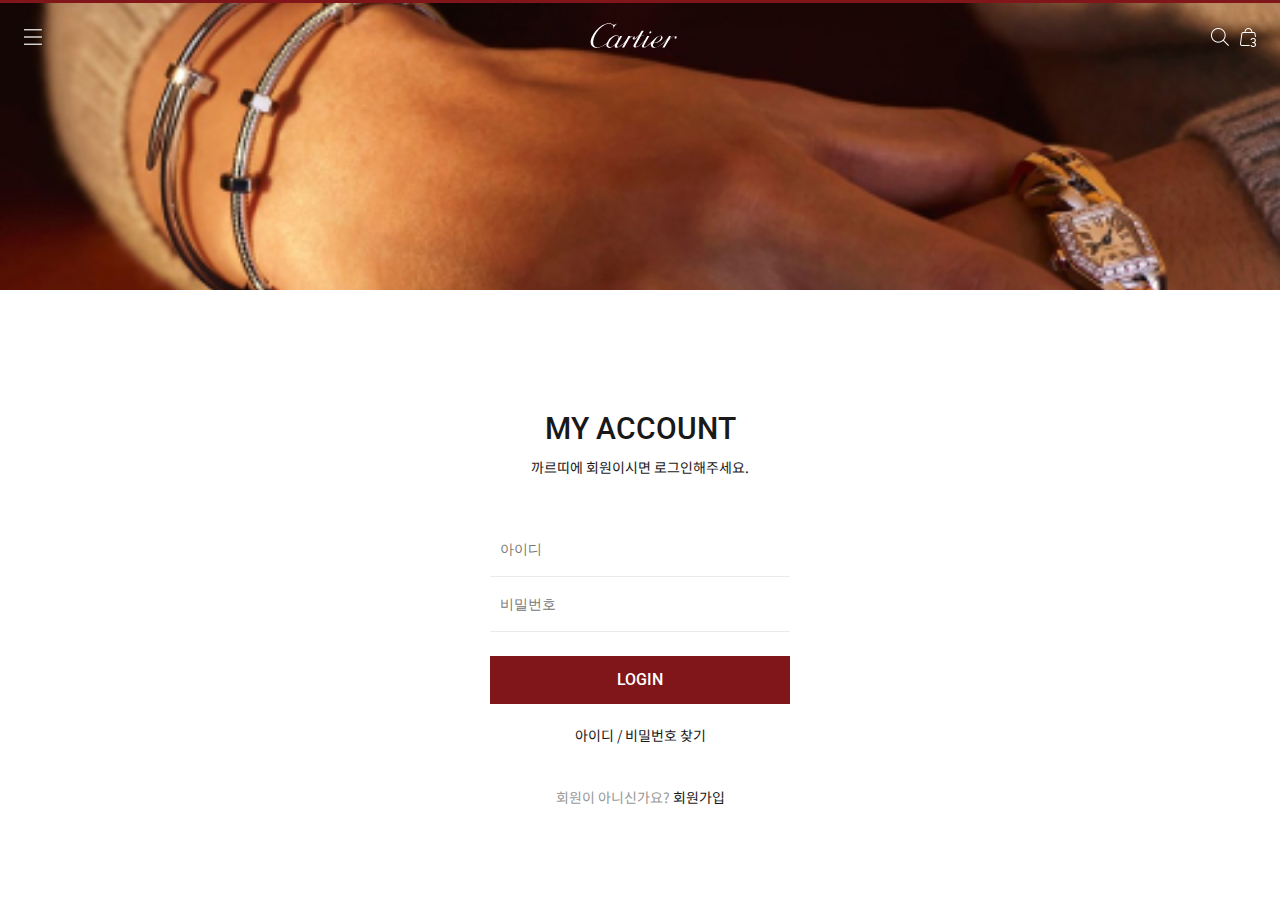
<file: mobile/login.html>
<!DOCTYPE html>
<html lang="en">

<head>
  <meta charset="UTF-8">
  <meta http-equiv="X-UA-Compatible" content="IE=edge">
  <meta name="viewport" content="width=device-width, initial-scale=1.0">
  <title>Cartier</title>

  <link rel="apple-touch-icon" sizes="57x57" href="./image/favicon/apple-icon-57x57.png">
  <link rel="apple-touch-icon" sizes="60x60" href="./image/favicon/apple-icon-60x60.png">
  <link rel="apple-touch-icon" sizes="72x72" href="./image/favicon/apple-icon-72x72.png">
  <link rel="apple-touch-icon" sizes="76x76" href="./image/favicon/apple-icon-76x76.png">
  <link rel="apple-touch-icon" sizes="114x114" href="./image/favicon/apple-icon-114x114.png">
  <link rel="apple-touch-icon" sizes="120x120" href="./image/favicon/apple-icon-120x120.png">
  <link rel="apple-touch-icon" sizes="144x144" href="./image/favicon/apple-icon-144x144.png">
  <link rel="apple-touch-icon" sizes="152x152" href="./image/favicon/apple-icon-152x152.png">
  <link rel="apple-touch-icon" sizes="180x180" href="./image/favicon/apple-icon-180x180.png">
  <link rel="icon" type="image/png" sizes="192x192" href="./image/favicon/android-icon-192x192.png">
  <link rel="icon" type="image/png" sizes="32x32" href="./image/favicon/favicon-32x32.png">
  <link rel="icon" type="image/png" sizes="96x96" href="./image/favicon/favicon-96x96.png">
  <link rel="icon" type="image/png" sizes="16x16" href="./image/favicon/favicon-16x16.png">
  <link rel="manifest" href="./image/favicon/manifest.json">
  <meta name="msapplication-TileColor" content="#ffffff">
  <meta name="msapplication-TileImage" content="./image/favicon/ms-icon-144x144.png">
  <meta name="theme-color" content="#ffffff">

  <link rel="stylesheet" href="css/main.css">

  <script src="https://code.jquery.com/jquery-3.6.0.min.js"
    integrity="sha256-/xUj+3OJU5yExlq6GSYGSHk7tPXikynS7ogEvDej/m4=" crossorigin="anonymous"></script>
  <script defer src="js/jquery.cookie.js"></script>
  <script defer src="js/main.js"></script>

</head>

<body>
  <header>
    <div class="login_header header_top d_flex d_aic">
      <button class="sprite menu_btn">menu</button>
      <h1 class="logo"><a href="./index.html">Logo</a></h1>
      <ul class="d_flex">
        <li><button class="sprite search">search</button></li>
        <li><a href="#" class="sprite cart" data-cart="3">cart</a></li>
      </ul>
    </div>
    <div>
      <form action="#" method="GET" class=" search_form d_flex d_aic d_jcc">
        <div class="d_flex d_aic">
          <label for="search" class="hidden">search</label>
          <input type="search" name="search" id="search" placeholder="검색어를 입력하세요.">
          <button>search</button>
        </div>
      </form>
    </div>
  </header>
  <section class="shopping_bag d_flex d_jcsb">
    <div class="header_top d_flex d_aic">
      <h2 class="sub_tt">shopping bag</h2>
      <button class="sprite close">close</button>
    </div>
    <!-- <div class="d_flex d_jcsb"> -->
    <form class="d_flex">
      <p class="cart_num"> 4 Items </p>
      <fieldset>
        <div class="field d_flex d_aic line">
          <image src="./image/category_2.jpg" alt="">
          <div class="cart_info d_flex d_jcsb">
            <h3 class="categorie_tt">LOVE WEDDING BAND</h3>
            <h4 class="color_tt">reose gold</h4>
            <div class="option">
              <div class="size d_flex d_aic d_jcsb">
                <span class="size_option">size</span>
                <p class="d_flex d_aic">
                  <span class="number">9</span>
                </p>
              </div>
              
              <div class="qty d_flex d_aic d_jcsb">
                <span class="price">￦1,470,000</span>
                <p class="d_flex d_aic">
                <span class="sprite minus">minus</span>
                <span class="number">1</span>
                <span class="sprite plus">plus</span>
                </p>
              </div>
            </div>
            <span class="sprite close"></span>
          </div>
        </div>
        <div class="field d_flex d_aic line">
          <image src="./image/category_5.jpg" alt="">
          <div class="cart_info d_flex d_jcsb">
            <h3 class="categorie_tt">Juste un Clou
              earrings</h3>
            <h4 class="color_tt">yellow gold</h4>
            <div class="option">
              <div class="qty d_flex d_aic d_jcsb">
                <span class="price">￦3,610,000</span>
                <p class="d_flex d_aic">
                  <span class="sprite minus">minus</span>
                  <span class="number">1</span>
                  <span class="sprite plus">plus</span>
                </p>
              </div>
            </div>
            <span class="sprite close"></span>
          </div>
        </div>
        <div class="field d_flex d_aic line">
          <image src="./image/category_7.jpg" alt="">
          <div class="cart_info d_flex d_jcsb">
            <h3 class="categorie_tt">Juste un Clou
              bracelet</h3>
            <h4 class="color_tt">reose gold, diamonds</h4>
            <div class="option">
              <div class="size d_flex d_aic d_jcsb">
                <span class="size_option">size</span>
                <p class="d_flex d_aic">
                  <span class="number">16</span>
                </p>
              </div>
              <div class="qty d_flex d_aic d_jcsb">
                <span class="price">￦8,700,000</span>
                <p class="d_flex d_aic">
                  <span class="sprite minus">minus</span>
                  <span class="number">1</span>
                  <span class="sprite plus">plus</span>
                </p>
              </div>
            </div>
            <span class="sprite close"></span>
          </div>
        </div>
        <div class="field d_flex d_aic line">
          <image src="./image/category_12.jpg" alt="">
          <div class="cart_info d_flex d_jcsb">
            <h3 class="categorie_tt">Clash de Cartier
              necklace</h3>
            <h4 class="color_tt">reose gold</h4>
            <div class="option">                    
              <div class="qty d_flex d_aic d_jcsb">
                <span class="price">￦3,140,000</span>
                <p class="d_flex d_aic">
                  <span class="sprite minus">minus</span>
                  <span class="number">1</span>
                  <span class="sprite plus">plus</span>
                </p>
              </div>
            </div>
            <span class="sprite close"></span>
          </div>
        </div>
        <div class="field d_flex d_aic line">
          <image src="./image/category_10.jpg" alt="">
          <div class="cart_info d_flex d_jcsb">
            <h3 class="categorie_tt">LOVE necklace</h3>
            <h4 class="color_tt">white gold</h4>
            <div class="option">
              <div class="qty d_flex d_aic d_jcsb">
                <span class="price">￦3,190,000</span>
                <p class="d_flex d_aic">
                  <span class="sprite minus">minus</span>
                  <span class="number">1</span>
                  <span class="sprite plus">plus</span>
                </p>              </div>
            </div>
            <span class="sprite close"></span>
          </div>
        </div>
      </fieldset>
      <div class="total">
        <div class="d_flex d_aic d_jcsb">
          <h4>배송비</h4>
          <h5>0</h5>
        </div>
        <div class="total_price d_flex d_aic d_jcsb">
          <h4>합계(부가세 포함)</h4>
          <h5>￦20,160,000</h5>
        </div>
      </div>
    </form>
    <button class="cart_btn big_btn">check out</button>
    <!-- </div> -->
  </section>
  <main class="login d_flex d_jcsb">
    <section>
      <h2 class="hidden">main_slide</h2>
      <div class="login_banner">login banner</div>
      <!-- <image class="login_banner" src="./image/login.jpg" alt="login"> -->
    </section>

    <section class="tac d_flex d_jcsb logn_info container">
      <div class="account">
        <h2 class="login_tt">MY ACCOUNT</h2>
        <h3 class="login_desc">까르띠에 회원이시면 로그인해주세요.</h3>
      </div>
      <form action="#" method="post" class="signform">
        <fieldset>
          <legend class="hidden">Login form</legend>
          <p class="field">
            <label for="userid" class="hidden">아이디</label>
            <input type="text" id="userid" placeholder="아이디" data-text="userid" required>
          </p>
          <p class="field">
            <label for="userpw" class="hidden">비밀번호</label>
            <input type="password" id="userpw" placeholder="비밀번호" data-text="Password" required>
          </p>
        </fieldset>
        <button class="big_btn">login</button>
        <div class="login_find"><a href="#">아이디 &#47; 비밀번호 찾기</a></div>
      </form>
      <div class="login_find">회원이 아니신가요? <a href="./signup.html">회원가입</a></div>
    </section>

  </main>
  <aside class="d_flex d_jcsb">
    <div class="header_top d_flex d_aic">
      <h2 class="logo"><a href="./index.html">Logo</a></h2>
      <button class="sprite close">close</button>
    </div>
    <ul class="aside_category">
      <li>주얼리 <span class="sprite plus">plus</span>
        <ul>
          <li><a href="./category.html">모두보기</a></li>
          <li><a href="#">반지</a></li>
          <li><a href="#">팔찌</a></li>
          <li><a href="#">목걸이</a></li>
          <li><a href="#">귀걸이</a></li>
        </ul>
      </li>
      <li>시계 <span class="sprite plus">plus</span>
        <ul>
          <li><a href="#">모두보기</a></li>
          <li><a href="#">여성용</a></li>
          <li><a href="#">남성용</a></li>
        </ul>
      </li>
      <li>웨딩 &amp; 다이아몬드링 <span class="sprite plus">plus</span>
        <ul>
          <li><a href="#">모두보기</a></li>
          <li><a href="#">여성용</a></li>
          <li><a href="#">남성용</a></li>
        </ul>
      </li>
      <li>라이프스타일 <span class="sprite plus">plus</span>
        <ul>
          <li><a href="#">패션 액세서리</a></li>
          <li><a href="#">향수</a></li>
          <li><a href="#">안경</a></li>
        </ul>
      </li>
      <li>가방 &amp; 가죽소품 <span class="sprite plus">plus</span>
        <ul>
          <li><a href="#">여성 가방</a></li>
          <li><a href="#">남성 가방</a></li>
          <li><a href="#">지갑</a></li>
          <li><a href="#">벨트</a></li>
        </ul>
      </li>
    </ul>
    <div class="aside_category_bottom">
      <ul class="aside_quick_links">
        <li class="d_flex d_aic"><span class="sprite mypage">mypage</span><a href="./login.html">마이페이지</a></li>
        <li class="d_flex d_aic"><span class="sprite whish">whish</span><a href="#">위시리스트</a></li>
        <li class="d_flex d_aic"><span class="sprite service">service</span><a href="#">서비스</a></li>
        <li class="d_flex d_aic"><span class="sprite store">store</span><a href="#">매장찾기</a></li>
        <li class="d_flex d_aic"><span class="sprite call">call</span><a href="#">고객 센터 +82 1566 7277</a></li>
      </ul>
    </div>
  </aside>
  <div class="sprite top">TOP</div>

</body>

</html>
</file>
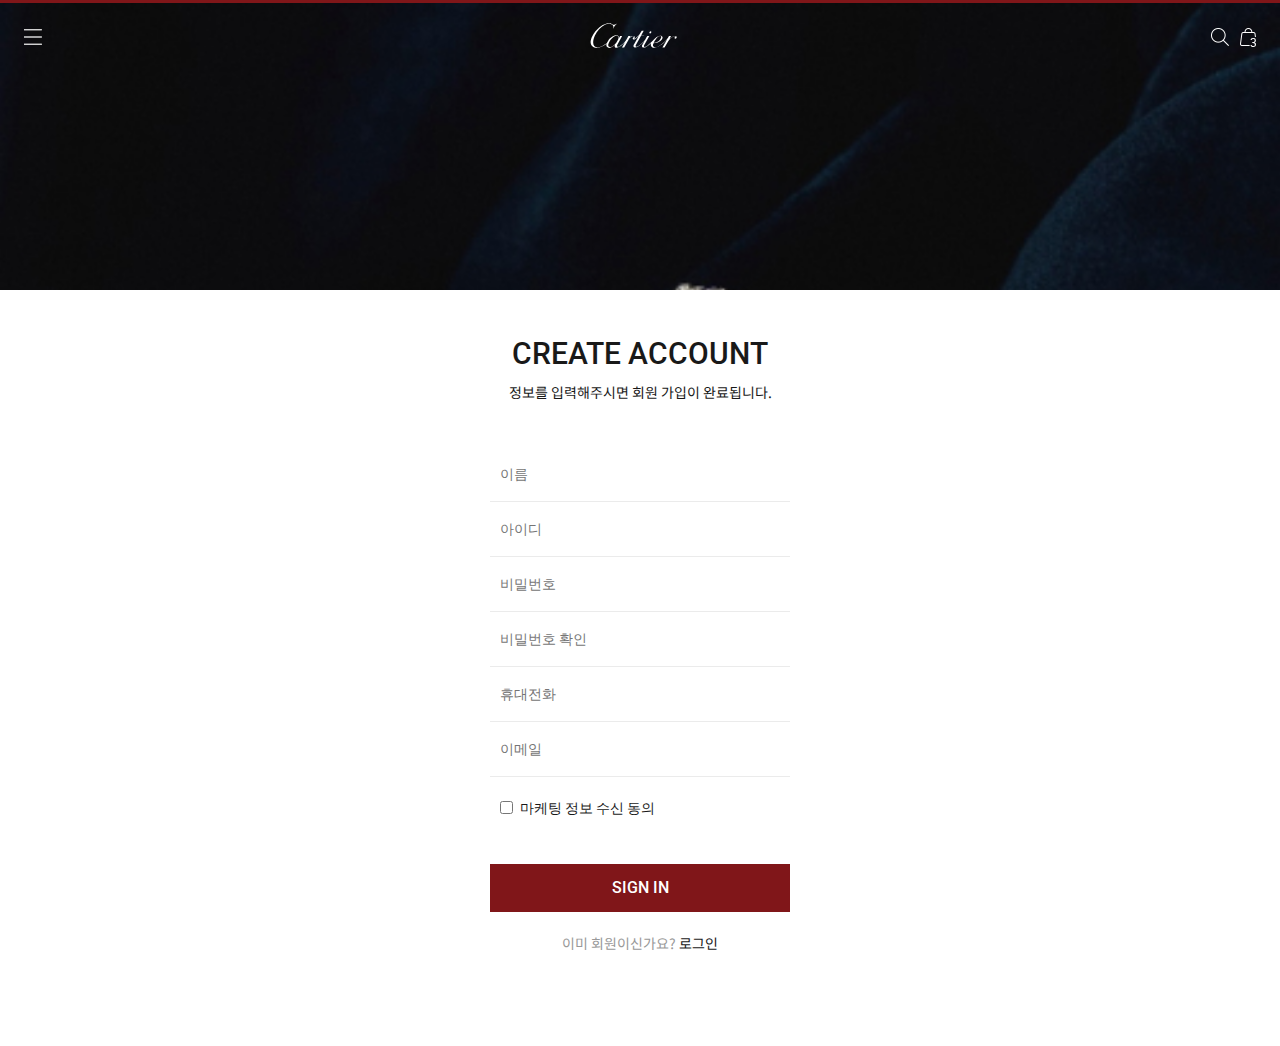
<file: mobile/signup.html>
<!DOCTYPE html>
<html lang="en">

<head>
  <meta charset="UTF-8">
  <meta http-equiv="X-UA-Compatible" content="IE=edge">
  <meta name="viewport" content="width=device-width, initial-scale=1.0">
  <title>Cartier</title>

  <link rel="apple-touch-icon" sizes="57x57" href="./image/favicon/apple-icon-57x57.png">
  <link rel="apple-touch-icon" sizes="60x60" href="./image/favicon/apple-icon-60x60.png">
  <link rel="apple-touch-icon" sizes="72x72" href="./image/favicon/apple-icon-72x72.png">
  <link rel="apple-touch-icon" sizes="76x76" href="./image/favicon/apple-icon-76x76.png">
  <link rel="apple-touch-icon" sizes="114x114" href="./image/favicon/apple-icon-114x114.png">
  <link rel="apple-touch-icon" sizes="120x120" href="./image/favicon/apple-icon-120x120.png">
  <link rel="apple-touch-icon" sizes="144x144" href="./image/favicon/apple-icon-144x144.png">
  <link rel="apple-touch-icon" sizes="152x152" href="./image/favicon/apple-icon-152x152.png">
  <link rel="apple-touch-icon" sizes="180x180" href="./image/favicon/apple-icon-180x180.png">
  <link rel="icon" type="image/png" sizes="192x192" href="./image/favicon/android-icon-192x192.png">
  <link rel="icon" type="image/png" sizes="32x32" href="./image/favicon/favicon-32x32.png">
  <link rel="icon" type="image/png" sizes="96x96" href="./image/favicon/favicon-96x96.png">
  <link rel="icon" type="image/png" sizes="16x16" href="./image/favicon/favicon-16x16.png">
  <link rel="manifest" href="./image/favicon/manifest.json">
  <meta name="msapplication-TileColor" content="#ffffff">
  <meta name="msapplication-TileImage" content="./image/favicon/ms-icon-144x144.png">
  <meta name="theme-color" content="#ffffff">

  <link rel="stylesheet" href="css/main.css">

  <script src="https://code.jquery.com/jquery-3.6.0.min.js"
    integrity="sha256-/xUj+3OJU5yExlq6GSYGSHk7tPXikynS7ogEvDej/m4=" crossorigin="anonymous"></script>
  <script defer src="js/jquery.cookie.js"></script>
  <script defer src="js/main.js"></script>

</head>

<body>
  <header>
    <div class="login_header header_top d_flex d_aic">
      <button class="sprite menu_btn">menu</button>
      <h1 class="logo"><a href="./index.html">Logo</a></h1>
      <ul class="d_flex">
        <li><button class="sprite search">search</button></li>
        <li><a href="" class="sprite cart" data-cart="3">cart</a></li>
      </ul>
    </div>
    <div>
      <form action="#" method="GET" class=" search_form d_flex d_aic d_jcc">
        <div class="d_flex d_aic">
          <label for="search" class="hidden">search</label>
          <input type="search" name="search" id="search" placeholder="검색어를 입력하세요.">
          <button>search</button>
        </div>
      </form>
    </div>
  </header>
  <section class="shopping_bag d_flex d_jcsb">
    <div class="header_top d_flex d_aic">
      <h2 class="sub_tt">shopping bag</h2>
      <button class="sprite close">close</button>
    </div>
    <!-- <div class="d_flex d_jcsb"> -->
    <form class="d_flex">
      <p class="cart_num"> 4 Items </p>
      <fieldset>
        <div class="field d_flex d_aic line">
          <image src="./image/category_2.jpg" alt="">
          <div class="cart_info d_flex d_jcsb">
            <h3 class="categorie_tt">LOVE WEDDING BAND</h3>
            <h4 class="color_tt">reose gold</h4>
            <div class="option">
              <div class="size d_flex d_aic d_jcsb">
                <span class="size_option">size</span>
                <p class="d_flex d_aic">
                  <span class="number">9</span>
                </p>
              </div>
              
              <div class="qty d_flex d_aic d_jcsb">
                <span class="price">￦1,470,000</span>
                <p class="d_flex d_aic">
                <span class="sprite minus">minus</span>
                <span class="number">1</span>
                <span class="sprite plus">plus</span>
                </p>
              </div>
            </div>
            <span class="sprite close"></span>
          </div>
        </div>
        <div class="field d_flex d_aic line">
          <image src="./image/category_5.jpg" alt="">
          <div class="cart_info d_flex d_jcsb">
            <h3 class="categorie_tt">Juste un Clou
              earrings</h3>
            <h4 class="color_tt">yellow gold</h4>
            <div class="option">
              <div class="qty d_flex d_aic d_jcsb">
                <span class="price">￦3,610,000</span>
                <p class="d_flex d_aic">
                  <span class="sprite minus">minus</span>
                  <span class="number">1</span>
                  <span class="sprite plus">plus</span>
                </p>
              </div>
            </div>
            <span class="sprite close"></span>
          </div>
        </div>
        <div class="field d_flex d_aic line">
          <image src="./image/category_7.jpg" alt="">
          <div class="cart_info d_flex d_jcsb">
            <h3 class="categorie_tt">Juste un Clou
              bracelet</h3>
            <h4 class="color_tt">reose gold, diamonds</h4>
            <div class="option">
              <div class="size d_flex d_aic d_jcsb">
                <span class="size_option">size</span>
                <p class="d_flex d_aic">
                  <span class="number">16</span>
                </p>
              </div>
              <div class="qty d_flex d_aic d_jcsb">
                <span class="price">￦8,700,000</span>
                <p class="d_flex d_aic">
                  <span class="sprite minus">minus</span>
                  <span class="number">1</span>
                  <span class="sprite plus">plus</span>
                </p>
              </div>
            </div>
            <span class="sprite close"></span>
          </div>
        </div>
        <div class="field d_flex d_aic line">
          <image src="./image/category_12.jpg" alt="">
          <div class="cart_info d_flex d_jcsb">
            <h3 class="categorie_tt">Clash de Cartier
              necklace</h3>
            <h4 class="color_tt">reose gold</h4>
            <div class="option">                    
              <div class="qty d_flex d_aic d_jcsb">
                <span class="price">￦3,140,000</span>
                <p class="d_flex d_aic">
                  <span class="sprite minus">minus</span>
                  <span class="number">1</span>
                  <span class="sprite plus">plus</span>
                </p>
              </div>
            </div>
            <span class="sprite close"></span>
          </div>
        </div>
        <div class="field d_flex d_aic line">
          <image src="./image/category_10.jpg" alt="">
          <div class="cart_info d_flex d_jcsb">
            <h3 class="categorie_tt">LOVE necklace</h3>
            <h4 class="color_tt">white gold</h4>
            <div class="option">
              <div class="qty d_flex d_aic d_jcsb">
                <span class="price">￦3,190,000</span>
                <p class="d_flex d_aic">
                  <span class="sprite minus">minus</span>
                  <span class="number">1</span>
                  <span class="sprite plus">plus</span>
                </p>              </div>
            </div>
            <span class="sprite close"></span>
          </div>
        </div>
      </fieldset>
      <div class="total">
        <div class="d_flex d_aic d_jcsb">
          <h4>배송비</h4>
          <h5>0</h5>
        </div>
        <div class="total_price d_flex d_aic d_jcsb">
          <h4>합계(부가세 포함)</h4>
          <h5>￦20,160,000</h5>
        </div>
      </div>
    </form>
    <button class="cart_btn big_btn">check out</button>
    <!-- </div> -->
  </section>
  <main class="login d_flex d_jcsb">
    <section>
      <h2 class="hidden">main_slide</h2>
      <div class="singup_banner">login banner</div>
      <!-- <image class="login_banner" src="./image/login.jpg" alt="login"> -->
    </section>

    <section class="tac d_flex d_jcsb logn_info container">
      <div class="account">
        <h2 class="login_tt">CREATE ACCOUNT</h2>
        <h3 class="login_desc">정보를 입력해주시면 회원 가입이 완료됩니다.</h3>
      </div>
      <form action="#" method="post" class="signform">
        <fieldset>
          <legend class="hidden">Login form</legend>
          <p class="field">
            <label for="username" class="hidden">이름</label>
            <input type="text" id="username" placeholder="이름" data-text="User name" required>
          </p>
          <p class="field">
            <label for="userid" class="hidden">아이디</label>
            <input type="text" id="userid" placeholder="아이디" data-text="userid" required>
          </p>
          <p class="field">
            <label for="userpw" class="hidden">비밀번호</label>
            <input type="password" id="userpw" placeholder="비밀번호" data-text="Password" required>
          </p>
          <p class="field">
            <label for="userpwcheck" class="hidden">비밀번호 확인</label>
            <input type="password" id="userpwcheck" placeholder="비밀번호 확인" data-text="Password" required>
          </p>
          <p class="field">
            <label for="userphone" class="hidden">휴대전화</label>
            <input type="text" id="userphone" placeholder="휴대전화" data-text="Phone number" required>
          </p>
          <p class="field">
            <label for="useremail" class="hidden">이메일</label>
            <input type="email" id="useremail" placeholder="이메일" data-text="user email" required>
          </p>
          <p class="marketing">
            <input type="checkbox" id="marketing" data-text="marketing">
            <label for="marketing">마케팅 정보 수신 동의</label>
          </p>
        </fieldset>
        <button type="submit" class="big_btn">Sign In</button>
        <div class="login_find">이미 회원이신가요? <a href="./login.html">로그인</a></div>
      </form>

    </section>


  </main>
  <aside class="d_flex d_jcsb">
    <div class="header_top d_flex d_aic">
      <h2 class="logo"><a href="./index.html">Logo</a></h2>
      <button class="sprite close">close</button>
    </div>
    <ul class="aside_category">
      <li>주얼리 <span class="sprite plus">plus</span>
        <ul>
          <li><a href="./category.html">모두보기</a></li>
          <li><a href="#">반지</a></li>
          <li><a href="#">팔찌</a></li>
          <li><a href="#">목걸이</a></li>
          <li><a href="#">귀걸이</a></li>
        </ul>
      </li>
      <li>시계 <span class="sprite plus">plus</span>
        <ul>
          <li><a href="#">모두보기</a></li>
          <li><a href="#">여성용</a></li>
          <li><a href="#">남성용</a></li>
        </ul>
      </li>
      <li>웨딩 &amp; 다이아몬드링 <span class="sprite plus">plus</span>
        <ul>
          <li><a href="#">모두보기</a></li>
          <li><a href="#">여성용</a></li>
          <li><a href="#">남성용</a></li>
        </ul>
      </li>
      <li>라이프스타일 <span class="sprite plus">plus</span>
        <ul>
          <li><a href="#">패션 액세서리</a></li>
          <li><a href="#">향수</a></li>
          <li><a href="#">안경</a></li>
        </ul>
      </li>
      <li>가방 &amp; 가죽소품 <span class="sprite plus">plus</span>
        <ul>
          <li><a href="#">여성 가방</a></li>
          <li><a href="#">남성 가방</a></li>
          <li><a href="#">지갑</a></li>
          <li><a href="#">벨트</a></li>
        </ul>
      </li>
    </ul>
    <div class="aside_category_bottom">
      <ul class="aside_quick_links">
        <li class="d_flex d_aic"><span class="sprite mypage">mypage</span><a href="./login.html">마이페이지</a></li>
        <li class="d_flex d_aic"><span class="sprite whish">whish</span><a href="#">위시리스트</a></li>
        <li class="d_flex d_aic"><span class="sprite service">service</span><a href="#">서비스</a></li>
        <li class="d_flex d_aic"><span class="sprite store">store</span><a href="#">매장찾기</a></li>
        <li class="d_flex d_aic"><span class="sprite call">call</span><a href="#">고객 센터 +82 1566 7277</a></li>
      </ul>
    </div>
  </aside>
  <div class="sprite top">TOP</div>

</body>

</html>
</file>
<file: mobile/css/main.css>
@import url('normalize.css');
@import url('reset.css');

@import url('https://fonts.googleapis.com/css2?family=Baskervville:ital@0;1&family=Noto+Sans+KR:wght@400;500&family=Roboto:wght@300;400;500;700&family=Zen+Antique&display=swap');

/* img {
  background: url(../../loading_mockup.png);
} */

/* 
font-family: 'Baskervville', serif;
font-family: 'Noto Sans KR', sans-serif;
font-family: 'Roboto', sans-serif;
font-family: 'Zen Antique', serif; 
*/

/* common */

:root{
  --white:#ffffff;
  --highlight:#801619;
  --mainColor:#191919;
  --secondColor:#999999;
  --secondColorOpc:rgba(153,153,153,.2);
}


iframe {
  width: 375px;
  height: 762px;
  border: 0;
  margin: 124px 0;
  align-items: center;
  box-sizing: border-box;
}

.iframe {
  width: 480px;
  pointer-events: none;
  position: absolute;
}
/* .iframe > div{
  position: relative;
  overflow: hidden;
  height: 812px;
  border-radius: 35px;
  background: transparent;
} */

.loading{
  position:fixed;
  top:0; bottom: 0; left: 0; right: 0;
  z-index: 3;
  transition: 0.3s;
  overflow-y: hidden;
  height: 100vh;
 background: var(--mainColor);
 display: none;
 visibility:hidden;
 overflow: hidden;

}
.loading_bg_wrapper{
  position:absolute;
  top:0px;
  height: 600px;  
  width: 100%;
  justify-content: center;
}
.loading_bg{
  background: url(../image/loading_1.jpg)no-repeat center / cover;
  position: absolute;
  transition: 0.3s;
  width: 490px;
  height: 490px;
  /* text-indent: -999em; */
}
.lodig_logo{
  position: absolute;
  transform: translateX(-50%);
  left: 50%;
  bottom: -15px;
  width: 230px;
}

.loading p{
  position: absolute;
  width: 235px;
  transform: translateX(-50%);
  left: 50%;
  bottom: -110px;
  font-family: 'Baskervville', serif;
  font-style: italic;
  font-size: 18px; 
  line-height: 24px;
  letter-spacing: 3px;
  /* text-align: center; */
  color: var(--white);
  text-shadow: -0.1px 0 var(--white), 0 0.1px var(--white), 0.1px 0 var(--white), 0 -0.1px var(--white);
  animation: 3s ease inherit;
}

.sprite{
  background: url(../image/sprite.png) no-repeat 0 0 /  110px 600px;
  text-indent: -9999em;
  display: inline-block;
}

.small_btn{
  font-family: 'Roboto', sans-serif;
  font-size: 14px;
  line-height: 14px;
  color: var(--white);
  background: var(--highlight);
  padding: 8px 45px;
}
.small_btn:active{
 box-shadow:inset 0px 0px 5px rgba(25, 25, 25, 0.7);
 /* box-shadow: 0px 0px 5px var(--secondColor) */
}
.big_btn{
  font-family: 'Roboto', sans-serif;
  font-size: 16px;
  line-height: 16px;
  color: var(--white);
  background: var(--highlight);
  padding: 16px 0;
  text-transform: uppercase;
  width: 100%;
  font-weight: 500;
}
/* .brand_slide_wrapper .small_btn{
  position: relative;
  bottom: 6px;
} */


/* layout */

body{
  height:100vh;
  display: flex;
  flex-direction: column;
  font-family: 'Roboto', sans-serif;
  color: var(--mainColor);
  background: var(--white);
  touch-action: auto;
  /* overflow-y: hidden; */

}
body::-webkit-scrollbar,
aside::-webkit-scrollbar,
.shopping_bag::-webkit-scrollbar{
  display: none;
}

body.active {
  overflow-y:hidden ;
}
.pd_t{
  padding-top:70px ;
}
.container{
  padding: 48px 24px;
}
.small_container{
  padding: 24px;
}
.tank.container {
  padding: 15px 24px 48px;
}

/* main{
  z-index: 0;
} */
.d_flex{
  display: flex;
}
.d_aic{
  align-items: center;
}
.d_jcsb{
  justify-content: space-between;
}
.d_jcc{
  justify-content: center;
}
.tac{
  text-align: center;
}
.line{
  border-bottom: 1px solid var(--secondColorOpc);
  /* margin-bottom: 48px; */
}
/* typography */

.main_tt{
font-family: 'Baskervville', serif;
font-size: 18px;
line-height: 24px;
letter-spacing: 3px;
text-transform: uppercase;
margin-bottom:24px;
text-shadow: -0.3px 0 var(--mainColor), 0 0.3px var(--mainColor), 0.3px 0 var(--mainColor), 0 -0.3px var(--mainColor);
}

.main_sub_tt{
  font-family: 'Baskervville', serif;
  font-size: 18px;
  line-height: 24px;
  text-transform: uppercase;
}
.main_sub_desc{
  font-family: 'Noto Sans KR', sans-serif;
  font-size: 14px;
  margin: 10px 0 30px;

}
.categorie_tt{
  font-size: 14px;
  line-height: 18px;
  text-transform: uppercase;
  margin-bottom: 10px;
  width: 170px;
}
.color_tt {
  font-weight: 300;
  font-size: 12px;
  line-height: 14px;
  text-transform: capitalize;
}
.price, .size_option{
  font-size: 12px;
  line-height: 14px;
}
.brand_slide_wrapper .main_tt{
  margin-bottom: 15px;
}


.sub_tt{
  font-weight: 500;
font-size: 24px;
line-height: 24px;
text-transform: uppercase;
}

/* index */


.header_top{
  justify-content: space-between;
  padding: 20px 24px;
  border-top: 3px solid var(--highlight);
  box-shadow: 0px 2px 4px rgba(153, 153, 153, 0.2); 
  background: var(--white);
} 
 header{
  position: fixed;
  left: 0; right: 0; top: 0;
  z-index: 2;
  transition: 0.4s;
}
 header.scroll_down {
  transform: translateY(-110%);  
}
 header.scroll_up {
  transform: translateY(0);
}
.login_header.header_top{
  box-shadow: none; 
  background: none;
} 
.login_header .logo a{
  background-image: url(../image/logo_white.svg);
}

.login_header.active .logo a{
  background-image: url(../image/logo_red.svg);
}

header form{
  position: absolute;
  left: 0;
  right: 0;
  top:calc(-100% - 100px);
  background: var(--white);
  height: 170px;
  z-index:-1;
  transition: 0.4s;
  font-size: 14px;
}

header form > div{
  gap: 10px;
  margin-top: 66px;
}
header form.active {
    top:0;
}
header form input{
  background: none;
  /* width: 60%; */
  padding:24px;
  color:var(--mainColor);
  height: 48px;
  display: block;
  box-sizing: border-box;
  border-bottom: 1px solid var(--mainColor);
  box-sizing: border-box;
}

header form input::placeholder{
  color: var(--secondColor); 
  text-align: center;
}

header form input:focus {
outline: none;    
}
header form button{
  background: var(--highlight);
  color: var(--white);
  padding: 10px;
}
.logo a{
  margin-left: 12.5px;
  display: inline-block;
  background: url(../image/logo_red.svg) no-repeat;
  width: 88px;
  height: 27px;
  text-indent: -9999em;
}
aside .logo a{
  margin-left: 0;
}

.header_top ul{
  gap: 10px;
}

.login_header  .sprite.menu_btn{
  background-position: -88px -10px ;
}

.sprite.menu_btn, .login_header.active .sprite.menu_btn{
  width: 20px;
  height: 18px;
  background-position: -49px -10px ;
}

.login_header.active.header_top{
  box-shadow: 0px 2px 4px rgb(153 153 153 / 20%);
  background: var(--white);
}

.login_header .sprite.search{
  background-position: -87px -52px ;
}

.sprite.search, .login_header.active .sprite.search{
  width: 18px;
  height: 18px;
  background-position: -49px -52px ;
}

.sprite.cart, .login_header.active .sprite.cart{
  width: 17px;
  height: 18px;
  background-position: -49px -94px ;
  position: relative;
}
.login_header .sprite.cart{
  background-position: -87px -94px ;
}

.sprite.cart::after, 
.login_header.active .sprite.cart::after{
  content: attr(data-cart);
  position: absolute;
  color: var(--mainColor);
  font-size: 12px;
  left: 11px;
  bottom: -3px;
  text-indent:0;
}
.login_header .sprite.cart::after{
color: var(--white);
}
.sprite.brand_next_btn, .sprite.brand_prev_btn{
  width: 40px;
  height: 40px;
  top: 35%;
  margin-top: 0;
}
.sprite.brand_next_btn {
  background-position: -39px -174px ;
  right : 0;
}
.sprite.brand_prev_btn{
  background-position: 0 -174px ;
  left: 0;
}
.sprite.brand_next_btn:active {
  background-position: -39px -238px ;
}
.sprite.brand_prev_btn:active{
  background-position: 0 -238px ;
}
.sprite.insta{
  width: 18px;
  height: 20px;
  background-position: -49px -302px ;
}
.sprite.facebook{ 
  width: 18px;
  height: 20px;
  background-position: -49px -346px ;
}
.sprite.pinterest{
  width: 18px;
  height: 20px;
  background-position:  -49px -390px ;
}
.sprite.insta:active{
  background-position: -11px -302px ;
}
.sprite.facebook:active{
  background-position: -11px -346px ;
}
.sprite.pinterest:active{
  background-position:  -11px -390px ;
}



aside .sprite.plus, .footer_list .sprite.plus, .filter button .sprite.plus{
  width: 11px;
  height: 11px;
  background-position:  -49px -570px ;
  position: absolute;
  top:23px;
  right: 10px;
}


.footer_list li.active .sprite.plus, .aside_category > li.active .sprite.plus, .filter button.active .sprite.plus, .filter_list > div button.active .sprite.plus{
  width: 11px;
  height: 1px;
  top:27px;
  background-position:  -49px -587px ;
}

.sprite.close{
  width: 15px;
  height: 15px;
  background-position:  -11px -471px ;
}
.sprite.mypage{
  width: 18px;
  height: 18px;
  background-position:  -11px -10px ;
}
.sprite.whish{
  width: 18px;
  height: 18px;
  background-position:  -11px -52px ;
}
.sprite.service{
  width: 18px;
  height: 18px;
  background-position:  -11px -94px ;
}
.sprite.store{
  width: 18px;
  height: 18px;
  background-position:  -11px -132px ;
}
.sprite.call{
  width: 18px;
  height: 18px;
  background-position:  -49px -132px ;
}
.sprite.top{
  width: 40px;
  height: 40px;
  background-position:  -40px -514px ;
  display: none;
}
.sprite.arrow{
  width: 18px;
  height: 18px;
  background-position: -11px -514px;
}
.sprite.wish{
  width: 14px;
  height: 13px;
  background-position: -49px -434px;
}
.sprite.wish.active{
  background-position: -11px -434px;
}
.shopping_bag fieldset .sprite.close{
  background-position: -46px -471px;
  position: absolute;
  right: 7px;
}

.option .sprite.plus{
  width: 11px;
  height: 11px;
  background-position:  -49px -570px ;
  /* position: absolute; */

}
.option .sprite.minus{
  width: 11px;
  height: 1px;
  background-position:  -49px -587px ;
  /* position: absolute; */

}

.swiper {
  height: 340px;
}
.main_slide ul .swiper-slide a{
  background: url(../image/main.banner_2.jpg) no-repeat 50% 50% / cover;
  height: 100%;
  display: block;
  text-indent: -999em
}
.main_slide ul .slide2 a{
  background-image: url(../image/main.banner_1.jpg);
}
.main_slide ul .slide3 a{
  background-image: url(../image/main.banner_3.jpg);
}
.main_slide ul .slide4 a{
  background-image: url(../image/main.banner_4.jpg);
}

.main_slide .swiper-pagination-bullet.swiper-pagination-bullet-active{
  background: var(--secondColor) ;
  opacity:.5;
}
 .main_slide .swiper-pagination-bullet{
  background: var(--white);
  opacity: 0.5;
  width: 40px;
  border-radius: 0;
}

.main_slide_wrapper .swiper-pagination{
  bottom: 24px;
}

.main_slide .swiper-pagination-horizontal.swiper-pagination-bullets .swiper-pagination-bullet{
  margin:0px;
  height: 4px;
}

.brand_slide_wrapper{
  padding: 48px 24px 48px;
}

.brand_slide .swiper-pagination-bullet.swiper-pagination-bullet-active{
  background: var(--mainColor) ;
  opacity: 1;
  border: none;
}
 .brand_slide .swiper-pagination-bullet{
border: 1px solid var(--secondColor);  
opacity: 0.5;
box-sizing: border-box;
background: transparent;
}

.brand_slide .swiper-pagination-horizontal.swiper-pagination-bullets .swiper-pagination-bullet{
  gap:10px;
  height: 10px;
  width: 10px;
}
.brand_slide .swiper-pagination{
  bottom: 27px;
}

.new_product .big_img{
  width: 100%;
  /* margin-bottom: 24px; */
  margin-bottom: 4%;
}
.double, .tank{
  position: relative;
  opacity: 0;
  top: 50px;
  transition: 0.5s;
}
.double.active, .tank.active{
  opacity: 1;
  top: 0;
}

.tank .new_product .big_img{
  margin-bottom: 0;
}
.small_imgs img{
  width: 30.5%;
  margin-bottom: 30px;
}

.connect_img {
  flex-wrap: wrap;
}
.connect_img a{
  display: inline;
  width: 30.5%;
}
.connect_img img{
  width: 100%;
}
.connect_img img:nth-child(-n+4){  
  margin-bottom: 14px;
}
.sns_link{
justify-content: center;
margin-bottom: 24px;
gap: 40px;
}

/* footer */
footer{
  text-align: left;
  font-family: 'Noto Sans KR', sans-serif;
  color: var(--mainColor);

}


.footer_list > li{
  font-size: 16px;
  line-height: 36px;
  border-bottom: 1px solid var(--secondColorOpc);
  padding: 10px;
  position: relative;
}

.footer_list > li > ul{
  font-size: 14px;
  line-height: 48px;
  padding: 0 24px ;
  display: none;
}
.footer_info{
  font-size: 14px;
  line-height: 24px;
  padding: 24px 0;  
}
.footer_info span:first-child{
  margin-right: 10px;
}
.footer_info span:last-child{
  margin-top: 24px;
  display: block;
}

aside, .filter{
  flex-direction: column;
  position: fixed;
  top: 0;  left: -100%;  right: 100%;  bottom: 0;
  background: #fff;
  overflow-y:auto;
  z-index:3;
  text-align: left;
  font-family: 'Noto Sans KR', sans-serif;
  transition: 0.4s;
  
}
.filter{
  right: -100%;
  left: 100%;
  border-radius: 0 0 35px 35px;
}
.filter.active, body.active aside{
  left: 0;
  right: 0;
}

.aside_category,.aside_quick_links {
  padding: 21px 24px 41px;
  font-size: 16px;
}
/* .aside_quick_links{
  padding: 31px 24px 0;
  font-size: 16px;
} */

.aside_category > li, .aside_quick_links li{
  line-height: 36px;
  padding: 10px;
  border-bottom: 1px solid var(--secondColorOpc);
  position: relative;
}

.aside_category > li ul{
  padding: 0 24px ;
  font-size: 14px;  
  line-height: 48px;
  display: none;
}

.aside_category > li ul li a{
  width: 100%;
}
.aside_quick_links li{
 gap: 10px;
}
.aside_category_bottom{
  background: var(--highlight);
  flex: 1;
}

.aside_quick_links li a{
color: var(--white);
}
/* .aside_quick_links{
  padding: 31px 24px 51px;
} */
.aside_quick_links li:last-child{
  border: none;
}
.footer_list + li.active{
  color: var(--mainColor);
}

.top{
  position: fixed;
  right: 20px;
  bottom: 20px;
}
/* categorie */
.categorie_banner{
  background: url(../image/category_banner.jpg)no-repeat 0 90% / cover;
  height:221px;
  margin: 24px 24px 0;
}
.product_links{
  gap: 10px;
}
.product_list{
  flex-wrap: wrap;
}
.product_list li{
  width: 48.5%;
  display: flex;
  flex-direction: column;
}
.product_list li img{
  width: 100%;
}

.product_filter, .product_links{
font-size: 14px;
text-transform: uppercase;

}
.product_filter {
  padding: 15px 0 24px;
}
.product_filter button{
  width: 48.5%;
  height: 34px;
  /* padding: 5px 20px; */
  border: 1px solid var(--secondColorOpc);
  font-weight:300;
  color: var(--mainColor);
}
.product_filter .sort{
  width: 48.5%;
}
#filter{
  border: 1px solid var(--secondColorOpc);
  height: 34px;
  width: 100%;
  margin: 0 auto;
  color: var(--mainColor);
}
#filter:focus{
  outline: none;
}
.product_list_info{
  flex-direction: column;
  padding: 15px 5px 24px;
  height: 120px;
  box-sizing: border-box;
}
.product_list_info .color_tt{
  flex: 1;
}
.pagination_wrapper{
  gap: 10px;
}
.pagination{
  margin: 0 10px ;
  font-size: 14px;
  gap: 10px;
}
.pagination button{
  color: var(--mainColor);
}
.pagination li.active button{
  color: var(--highlight);
  font-weight: bold;
}
.pagination_btn_allleft, .pagination_btn_left{
  color: var(--secondColor);
}

.filter_wrapper{
  flex-direction: column;
  flex: 1;
}


.filter_list button{
  width: 100%;
  text-align: left;
  line-height: 36px;
  padding: 10px;
  border-bottom: 1px solid var(--secondColorOpc);
  position: relative;
}


.filter_sub_list{
  padding: 0 24px;
  font-size: 14px;
  line-height: 48px;
  display: none;
  text-transform: uppercase;
}
.filter_sub_list input{
  margin-left: 5px;
}

/* cart */
.shopping_bag {
  background: var(--white);
  flex-direction: column;
  flex: 1;
  position: fixed;
  z-index: 3;
  top: 0;
  bottom: 0;
  left: 100%;
  right: -100%;
  transition: 0.4s;
  overflow-y: auto;
}
.shopping_bag.active{
  left: 0;
  right: 0;
}
.shopping_bag  form{
  font-weight: 500;
  flex-direction: column;
  padding: 24px 24px 0;
  flex: 1;
}
.shopping_bag  fieldset{
  flex: 1;
}
.shopping_bag  .cart_num{
  font-size: 14px;
  line-height: 14px;
  text-transform: uppercase;
  color: var(--highlight);
}

.shopping_bag .field{
  gap: 5px;
  height: 123px;
  padding:  24px 0;
}
.shopping_bag .field img{
  width: 123px;
}

.shopping_bag .field .cart_info{
  position: relative;
  flex-direction: column;
  flex: 1;
  height: 100%;
  padding: 5px;
  box-sizing: border-box;
}

.shopping_bag .field .cart_info .color_tt{
  flex: 1;
}
.shopping_bag .qty {
  margin-top: 5px;
}
.size .number{

  width: 48px;
  border: 1px solid var(--secondColorOpc);
  text-align: center;
  /* font-weight: 500; */
}
.number{
  font-size: 12px;
  line-height: 18px;
  /* width: 20px; */
  /* border: 1px solid var(--secondColorOpc); */
  /* text-align: center; */
  /* font-weight: 500; */
}
.shopping_bag .cart_btn.big_btn{
  width: 100% ;
}
.shopping_bag .total{
  padding: 24px 0;
}
.shopping_bag .total h4{
  font-size: 14px;
  color: var(--secondColor);
}
.shopping_bag .total h5{
  font-size: 18px;
  font-weight: 700;
}
.shopping_bag .total_price{
  margin-top: 15px;
}

.option p{
  gap: 10px;
}


/* login */


.login_banner{
  text-indent: -999em;
width: 100%;
height: 290px;
background: url(../image/login.jpg) no-repeat 50% 20% / cover;
}
.account{
margin-bottom: 48px;  
}
.login{
  flex-direction: column;
  height: 100%;
}
.logn_info{
  flex-direction: column;
  /* flex: 1; */
  margin: 0 auto;
}
.login_tt{
  font-size: 30px;
  font-weight: 500;
  line-height: 32px;
  margin-bottom: 15px;
}

.login_desc{
  font-family: 'Noto Sans KR', sans-serif;
  font-size: 14px;
  line-height: 14px;
}
.login .field input{
  width: 300px;
  height: 55px;
  border-bottom:1px solid var(--secondColorOpc) ;
  font-size: 14px;
  padding: 0 10px;
  box-sizing: border-box;
}
.login fieldset{
  margin-bottom: 24px;
}
.login button{
  margin-bottom: 24px;
}
.login_find {
  font-family: 'Noto Sans KR', sans-serif;
font-size: 14px;
line-height: 14px;
color: var(--secondColor);
margin-bottom: 48px;
}

.singup_banner{
  text-indent: -999em;
  width: 100%;
  height: 290px;
  background: url(../image/sign_up.jpg) no-repeat 50% 20% / cover;
}
.marketing{
  text-align: left;
  padding: 24px 10px;
  font-size: 14px;
}
.marketing label{
  vertical-align: text-top;
  margin-left: 4px;
}
.account{
  margin-bottom: 48px;
}
</file>
